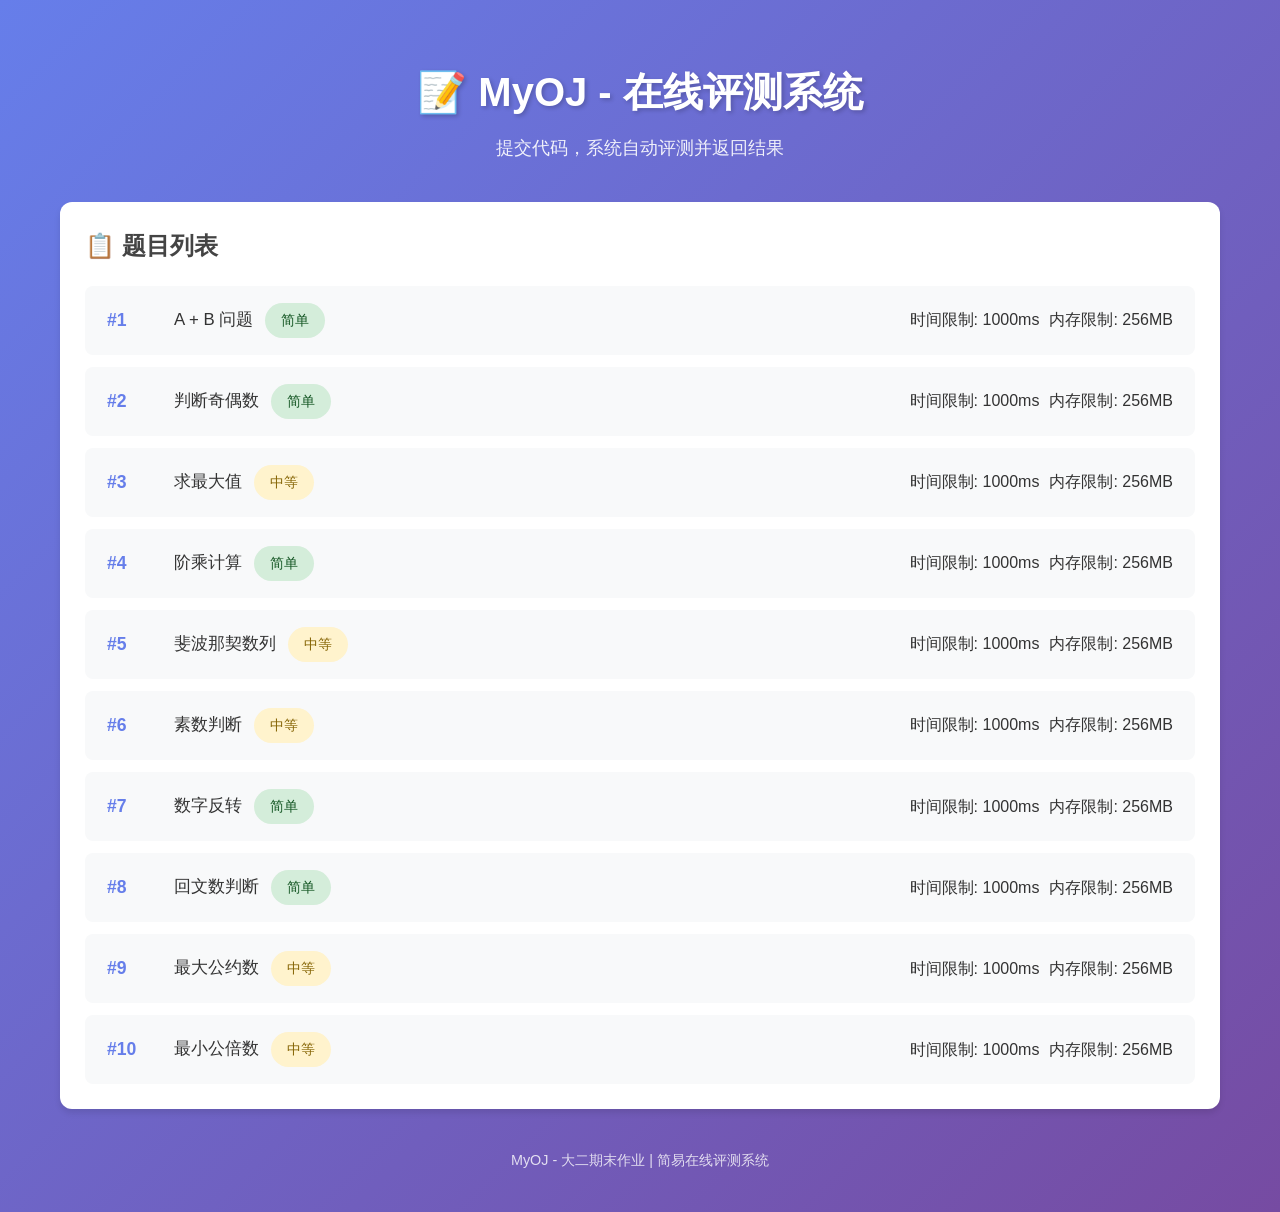
<file: index (1).html>
<!DOCTYPE html>
<html lang="zh-CN">
<head>
    <meta charset="UTF-8">
    <meta name="viewport" content="width=device-width, initial-scale=1.0">
    <title>MyOJ - 在线评测系统</title>
    <link rel="stylesheet" href="style.css">
</head>
<body>
    <div class="container">
        <header>
            <h1>📝 MyOJ - 在线评测系统</h1>
            <p class="subtitle">提交代码，系统自动评测并返回结果</p>
        </header>

        <main>
            <!-- 题目列表 -->
            <section class="problem-section">
                <h2>📋 题目列表</h2>
                <div id="problemList" class="problem-list"></div>
            </section>

            <!-- 题目详情 -->
            <section class="detail-section" id="detailSection" style="display: none;">
                <div class="problem-header">
                    <h2 id="problemTitle">题目</h2>
                    <span id="problemDifficulty" class="difficulty">简单</span>
                </div>
                <div class="problem-content">
                    <div class="problem-description">
                        <h3>📖 题目描述</h3>
                        <p id="problemDescription"></p>
                    </div>
                    <div class="sample-test">
                        <div class="sample-box">
                            <h4>📥 样例输入</h4>
                            <pre id="sampleInput"></pre>
                        </div>
                        <div class="sample-box">
                            <h4>📤 样例输出</h4>
                            <pre id="sampleOutput"></pre>
                        </div>
                    </div>
                </div>

                <!-- 代码提交 -->
                <div class="code-section">
                    <h3>✏️ 提交代码</h3>
                    <div class="editor-toolbar">
                        <label>语言：</label>
                        <select id="languageSelect">
                            <option value="cpp">C++</option>
                            <option value="c">C</option>
                        </select>
                        <button id="submitBtn" class="btn-primary" onclick="submitCode()">🚀 提交评测</button>
                    </div>
                    <textarea id="codeEditor" placeholder="在此编写你的代码..."></textarea>
                </div>

                <!-- 评测结果 -->
                <div class="result-section" id="resultSection" style="display: none;">
                    <h3>📊 评测结果</h3>
                    <div id="resultContent" class="result-content"></div>
                </div>
            </section>
        </main>

        <footer>
            <p>MyOJ - 大二期末作业 | 简易在线评测系统</p>
        </footer>
    </div>
    <script src="script.js"></script>
</body>
</html>
</file>
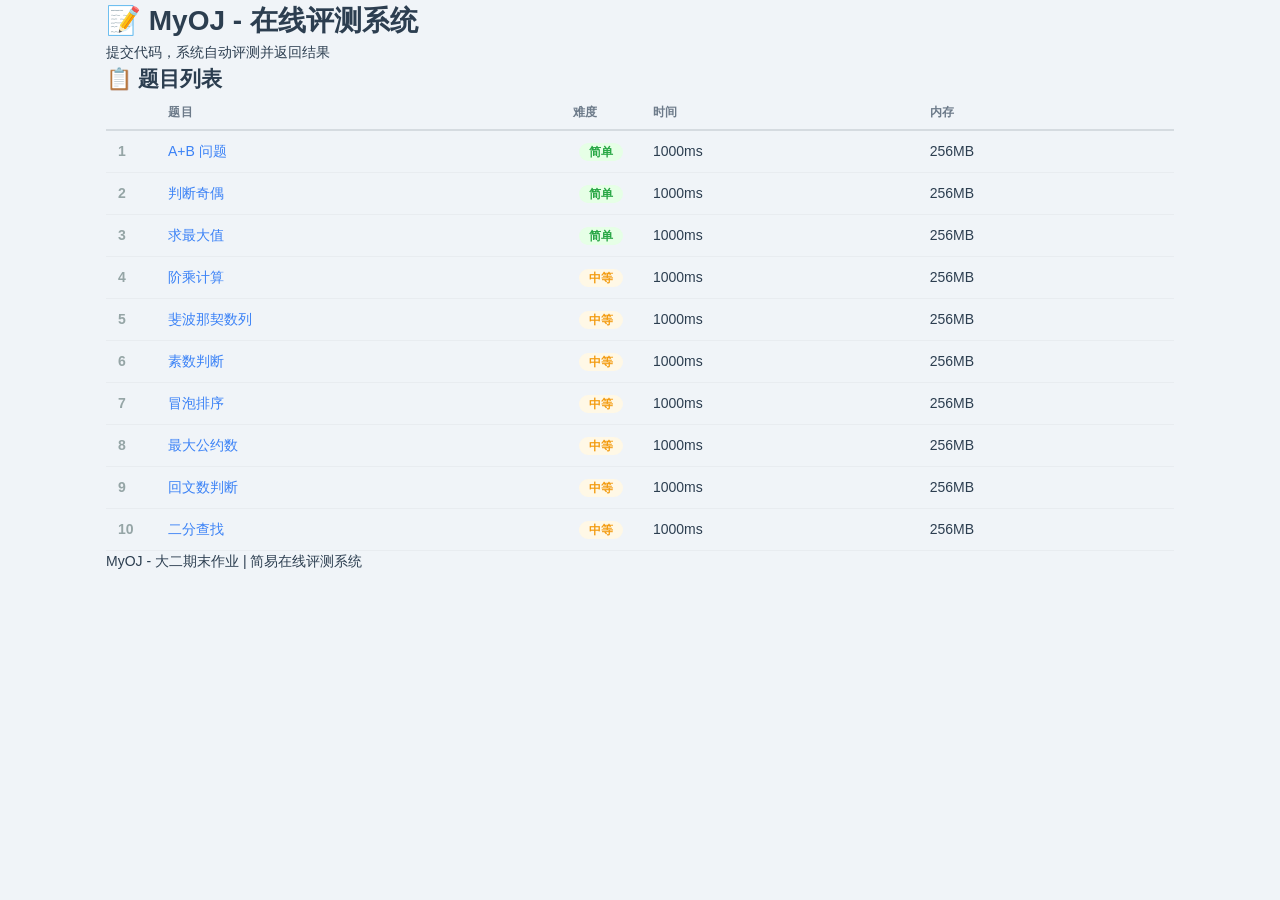
<file: myojnew/index (1).html>
<!DOCTYPE html>
<html lang="zh-CN">
<head>
    <meta charset="UTF-8">
    <meta name="viewport" content="width=device-width, initial-scale=1.0">
    <title>MyOJ - 在线评测系统</title>
    <link rel="stylesheet" href="style.css">
</head>
<body>
    <div class="container">
        <header>
            <h1>📝 MyOJ - 在线评测系统</h1>
            <p class="subtitle">提交代码，系统自动评测并返回结果</p>
        </header>

        <main>
            <!-- 题目列表 -->
            <section class="problem-section">
                <h2>📋 题目列表</h2>
                <div id="problemList" class="problem-list"></div>
            </section>

            <!-- 题目详情 -->
            <section class="detail-section" id="detailSection" style="display: none;">
                <div class="problem-header">
                    <h2 id="problemTitle">题目</h2>
                    <span id="problemDifficulty" class="difficulty">简单</span>
                </div>
                <div class="problem-content">
                    <div class="problem-description">
                        <h3>📖 题目描述</h3>
                        <p id="problemDescription"></p>
                    </div>
                    <div class="sample-test">
                        <div class="sample-box">
                            <h4>📥 样例输入</h4>
                            <pre id="sampleInput"></pre>
                        </div>
                        <div class="sample-box">
                            <h4>📤 样例输出</h4>
                            <pre id="sampleOutput"></pre>
                        </div>
                    </div>
                </div>

                <!-- 代码提交 -->
                <div class="code-section">
                    <h3>✏️ 提交代码</h3>
                    <div class="editor-toolbar">
                        <label>语言：</label>
                        <select id="languageSelect">
                            <option value="cpp">C++</option>
                            <option value="c">C</option>
                        </select>
                        <button id="submitBtn" class="btn-primary" onclick="submitCode()">🚀 提交评测</button>
                    </div>
                    <textarea id="codeEditor" placeholder="在此编写你的代码..."></textarea>
                </div>

                <!-- 评测结果 -->
                <div class="result-section" id="resultSection" style="display: none;">
                    <h3>📊 评测结果</h3>
                    <div id="resultContent" class="result-content"></div>
                </div>
            </section>
        </main>

        <footer>
            <p>MyOJ - 大二期末作业 | 简易在线评测系统</p>
        </footer>
    </div>
    <script src="script.js"></script>
</body>
</html>
</file>
<file: style.css>
* {
    margin: 0;
    padding: 0;
    box-sizing: border-box;
}

body {
    font-family: -apple-system, BlinkMacSystemFont, 'Segoe UI', Roboto, sans-serif;
    background: linear-gradient(135deg, #667eea 0%, #764ba2 100%);
    min-height: 100vh;
    color: #333;
    line-height: 1.6;
}

.container {
    max-width: 1200px;
    margin: 0 auto;
    padding: 20px;
}

header {
    text-align: center;
    padding: 40px 20px;
    color: white;
}

header h1 {
    font-size: 2.5em;
    margin-bottom: 10px;
    text-shadow: 2px 2px 4px rgba(0,0,0,0.2);
}

.subtitle {
    font-size: 1.1em;
    opacity: 0.9;
}

/* ===== 用户栏 ===== */
.user-bar {
    background: white;
    border-radius: 12px;
    padding: 12px 25px;
    margin-bottom: 20px;
    box-shadow: 0 4px 6px rgba(0,0,0,0.1);
    display: flex;
    justify-content: flex-end;
    align-items: center;
}

.user-info {
    display: flex;
    align-items: center;
    gap: 12px;
}

.user-avatar {
    font-size: 1.5em;
}

.user-name {
    font-weight: 600;
    color: #333;
    font-size: 1.05em;
}

.user-actions {
    display: flex;
    gap: 10px;
}

.btn-secondary {
    padding: 8px 20px;
    background: #f0f0f0;
    color: #555;
    border: 2px solid #ddd;
    border-radius: 6px;
    font-size: 0.95em;
    font-weight: 500;
    cursor: pointer;
    transition: all 0.3s ease;
}

.btn-secondary:hover {
    background: #e8f0fe;
    border-color: #667eea;
    color: #667eea;
}

.btn-logout {
    padding: 6px 16px;
    background: #f8d7da;
    color: #721c24;
    border: 1px solid #f5c6cb;
    border-radius: 6px;
    font-size: 0.85em;
    cursor: pointer;
    transition: all 0.3s ease;
}

.btn-logout:hover {
    background: #f5c6cb;
}

/* ===== 弹窗 ===== */
.modal-overlay {
    position: fixed;
    top: 0;
    left: 0;
    width: 100%;
    height: 100%;
    background: rgba(0, 0, 0, 0.5);
    display: flex;
    justify-content: center;
    align-items: center;
    z-index: 1000;
}

.modal-content {
    background: white;
    border-radius: 16px;
    padding: 35px;
    width: 400px;
    max-width: 90%;
    position: relative;
    box-shadow: 0 20px 60px rgba(0,0,0,0.3);
    animation: modalSlideIn 0.3s ease;
}

@keyframes modalSlideIn {
    from { transform: translateY(-30px); opacity: 0; }
    to { transform: translateY(0); opacity: 1; }
}

.modal-close {
    position: absolute;
    top: 15px;
    right: 20px;
    font-size: 28px;
    cursor: pointer;
    color: #999;
    transition: color 0.3s;
}

.modal-close:hover { color: #333; }

.modal-content h2 {
    margin-bottom: 25px;
    color: #333;
    text-align: center;
    font-size: 1.5em;
}

.auth-form {
    display: flex;
    flex-direction: column;
    gap: 18px;
}

.form-group {
    display: flex;
    flex-direction: column;
    gap: 6px;
}

.form-group label {
    font-weight: 500;
    color: #555;
    font-size: 0.95em;
}

.form-group input {
    padding: 12px 15px;
    border: 2px solid #ddd;
    border-radius: 8px;
    font-size: 1em;
    transition: border-color 0.3s;
}

.form-group input:focus {
    outline: none;
    border-color: #667eea;
}

.auth-error {
    color: #dc3545;
    font-size: 0.9em;
    text-align: center;
    min-height: 20px;
}

.btn-full {
    width: 100%;
    margin-left: 0;
    padding: 12px;
    font-size: 1.05em;
}

/* ===== 题目区域 ===== */
.problem-section, .detail-section {
    background: white;
    border-radius: 12px;
    padding: 25px;
    margin-bottom: 20px;
    box-shadow: 0 4px 6px rgba(0,0,0,0.1);
}

.problem-section h2 {
    margin-bottom: 20px;
    color: #444;
}

.section-desc {
    color: #888;
    font-size: 0.9em;
    margin-bottom: 15px;
    margin-top: -10px;
}

.problem-list {
    display: grid;
    gap: 12px;
}

.problem-item {
    display: flex;
    align-items: center;
    padding: 15px 20px;
    background: #f8f9fa;
    border-radius: 8px;
    cursor: pointer;
    transition: all 0.3s ease;
    border: 2px solid transparent;
}

.problem-item:hover {
    background: #e8f0fe;
    border-color: #667eea;
    transform: translateX(5px);
}

.problem-item .problem-id {
    font-weight: bold;
    color: #667eea;
    margin-right: 15px;
    font-size: 1.1em;
    min-width: 40px;
}

.problem-item .problem-name {
    flex: 1;
    font-size: 1.05em;
}

.problem-item .problem-difficulty {
    padding: 4px 12px;
    border-radius: 20px;
    font-size: 0.85em;
    font-weight: 500;
}

.problem-item .problem-status-tag {
    padding: 3px 10px;
    border-radius: 12px;
    font-size: 0.8em;
    font-weight: 500;
    margin-left: 10px;
}

.status-tag-AC { background: #d4edda; color: #155724; }
.status-tag-WA { background: #f8d7da; color: #721c24; }
.status-tag-TLE { background: #fff3cd; color: #856404; }
.status-tag-RE { background: #f8d7da; color: #721c24; }
.status-tag-CE { background: #fff3cd; color: #856404; }
.status-tag-PE { background: #fff3cd; color: #856404; }

.difficulty-easy { background: #d4edda; color: #155724; }
.difficulty-medium { background: #fff3cd; color: #856404; }
.difficulty-hard { background: #f8d7da; color: #721c24; }

.problem-header {
    display: flex;
    align-items: center;
    margin-bottom: 20px;
    padding-bottom: 15px;
    border-bottom: 2px solid #f0f0f0;
}

.problem-header h2 { flex: 1; color: #333; }

.difficulty {
    padding: 6px 16px;
    border-radius: 20px;
    font-size: 0.9em;
    font-weight: 500;
}

.problem-description { margin-bottom: 20px; }
.problem-description h3 { color: #555; margin-bottom: 10px; }
.problem-description p { color: #666; line-height: 1.8; }

.problem-limits {
    display: flex;
    gap: 30px;
    margin-bottom: 20px;
    padding: 12px 18px;
    background: #f0f4ff;
    border-radius: 8px;
    font-size: 0.95em;
    color: #555;
}

.problem-limits strong {
    color: #667eea;
}

.sample-test {
    display: grid;
    grid-template-columns: 1fr 1fr;
    gap: 20px;
    margin-bottom: 20px;
}

.sample-box {
    background: #f8f9fa;
    border-radius: 8px;
    padding: 15px;
}

.sample-box h4 { color: #555; margin-bottom: 10px; font-size: 0.95em; }

.sample-box pre {
    background: #2d2d2d;
    color: #f8f8f2;
    padding: 15px;
    border-radius: 6px;
    overflow-x: auto;
    font-family: 'Consolas', 'Monaco', 'Courier New', monospace;
    font-size: 0.9em;
}

.code-section { margin-top: 20px; }
.code-section h3 { color: #555; margin-bottom: 15px; }

.editor-toolbar {
    display: flex;
    align-items: center;
    gap: 15px;
    margin-bottom: 10px;
    flex-wrap: wrap;
}

.editor-toolbar label { font-weight: 500; color: #555; }

.editor-toolbar select {
    padding: 8px 12px;
    border: 2px solid #ddd;
    border-radius: 6px;
    font-size: 0.95em;
    background: white;
    cursor: pointer;
}

.editor-toolbar select:focus { outline: none; border-color: #667eea; }

.btn-primary {
    padding: 10px 24px;
    background: linear-gradient(135deg, #667eea 0%, #764ba2 100%);
    color: white;
    border: none;
    border-radius: 6px;
    font-size: 1em;
    font-weight: 500;
    cursor: pointer;
    transition: all 0.3s ease;
    margin-left: auto;
}

.btn-primary:hover {
    transform: translateY(-2px);
    box-shadow: 0 4px 12px rgba(102, 126, 234, 0.4);
}

.btn-primary:disabled { opacity: 0.6; cursor: not-allowed; transform: none; }

#codeEditor {
    width: 100%;
    height: 300px;
    padding: 15px;
    border: 2px solid #ddd;
    border-radius: 8px;
    font-family: 'Consolas', 'Monaco', 'Courier New', monospace;
    font-size: 14px;
    line-height: 1.5;
    resize: vertical;
    background: #1e1e1e;
    color: #d4d4d4;
}

#codeEditor:focus { outline: none; border-color: #667eea; }

.result-section {
    margin-top: 20px;
    padding: 20px;
    background: #f8f9fa;
    border-radius: 8px;
    border: 2px solid #e0e0e0;
}

.result-section h3 { color: #555; margin-bottom: 15px; }
.result-content { font-family: 'Consolas', 'Monaco', 'Courier New', monospace; }

.result-item {
    padding: 12px 15px;
    margin-bottom: 8px;
    border-radius: 6px;
    display: flex;
    align-items: center;
    gap: 12px;
}

.result-item .test-case { font-weight: 500; min-width: 80px; }
.result-item .status { font-weight: 500; padding: 2px 10px; border-radius: 4px; }

.status-AC { background: #d4edda; color: #155724; }
.status-WA { background: #f8d7da; color: #721c24; }
.status-TLE { background: #fff3cd; color: #856404; }
.status-RE { background: #f8d7da; color: #721c24; }
.status-CE { background: #fff3cd; color: #856404; }
.status-PE { background: #fff3cd; color: #856404; }

.result-summary {
    margin-top: 15px;
    padding: 15px;
    background: white;
    border-radius: 6px;
    text-align: center;
    font-size: 1.1em;
}

.result-summary.passed { border: 2px solid #28a745; color: #155724; }
.result-summary.failed { border: 2px solid #dc3545; color: #721c24; }

/* ===== 测试点详情 ===== */
.testcase-details {
    margin-top: 15px;
    display: flex;
    flex-direction: column;
    gap: 8px;
}

.testcase-item {
    display: flex;
    align-items: center;
    gap: 12px;
    padding: 10px 15px;
    border-radius: 6px;
    font-size: 0.9em;
    flex-wrap: wrap;
}

.testcase-pass {
    background: #d4edda;
    border: 1px solid #c3e6cb;
}

.testcase-fail {
    background: #f8d7da;
    border: 1px solid #f5c6cb;
}

.testcase-label {
    font-weight: 600;
    min-width: 80px;
    color: #555;
}

.testcase-status {
    font-weight: 500;
}

.testcase-time {
    color: #888;
    font-size: 0.85em;
    margin-left: auto;
}

.testcase-detail {
    width: 100%;
    margin-top: 5px;
    padding: 8px;
    background: #2d2d2d;
    color: #f8f8f2;
    border-radius: 4px;
    font-size: 0.85em;
    overflow-x: auto;
    white-space: pre-wrap;
    word-break: break-all;
}

/* ===== 结果卡片 ===== */
.result-card {
    padding: 20px;
    border-radius: 10px;
    text-align: center;
}

.result-ac {
    background: #d4edda;
    border: 2px solid #28a745;
}

.result-wa {
    background: #f8d7da;
    border: 2px solid #dc3545;
}

.result-ce {
    background: #fef9e7;
    border: 2px solid #f39c12;
}

.result-status {
    font-size: 1.3em;
    font-weight: 600;
    margin-bottom: 15px;
}

.result-detail {
    font-size: 1em;
    color: #555;
    margin-bottom: 8px;
}

.result-error-detail {
    margin-top: 10px;
    padding: 12px;
    background: #2d2d2d;
    color: #f8f8f2;
    border-radius: 6px;
    text-align: left;
    font-size: 0.85em;
    overflow-x: auto;
    white-space: pre-wrap;
    word-break: break-all;
}

/* ===== 题目信息样式 ===== */
.problem-info {
    display: flex;
    align-items: center;
    gap: 12px;
    flex: 1;
}

.problem-title {
    font-weight: 500;
    font-size: 1.05em;
}

.problem-meta {
    display: flex;
    align-items: center;
    gap: 10px;
}

/* ===== 分页 ===== */
.pagination {
    display: flex;
    justify-content: center;
    align-items: center;
    gap: 15px;
    margin-top: 20px;
    padding-top: 15px;
    border-top: 1px solid #eee;
}

.page-btn {
    padding: 8px 20px;
    background: #f0f0f0;
    border: 2px solid #ddd;
    border-radius: 6px;
    font-size: 0.95em;
    cursor: pointer;
    transition: all 0.3s ease;
    color: #555;
}

.page-btn:hover:not(:disabled) {
    background: #667eea;
    border-color: #667eea;
    color: white;
}

.page-btn:disabled {
    opacity: 0.5;
    cursor: not-allowed;
}

.page-info {
    font-size: 0.95em;
    color: #888;
    font-weight: 500;
}

.loading {
    display: inline-block;
    width: 20px;
    height: 20px;
    border: 3px solid #f3f3f3;
    border-top: 3px solid #667eea;
    border-radius: 50%;
    animation: spin 1s linear infinite;
    margin-right: 10px;
}

@keyframes spin {
    0% { transform: rotate(0deg); }
    100% { transform: rotate(360deg); }
}

footer {
    text-align: center;
    padding: 20px;
    color: white;
    opacity: 0.8;
    font-size: 0.9em;
}

@media (max-width: 768px) {
    .sample-test { grid-template-columns: 1fr; }
    header h1 { font-size: 1.8em; }
    .editor-toolbar { flex-direction: column; align-items: stretch; }
    .btn-primary { margin-left: 0; }
    .modal-content { width: 95%; padding: 25px; }
}
</file>
<file: myojnew/style.css>
/* ===== MyOJ - Codeforces 风格 ===== */

:root {
  --cf-blue: #3b82f6;
  --cf-blue-dark: #1e40af;
  --cf-blue-light: #dbeafe;
  --cf-bg: #f0f4f8;
  --cf-card: #ffffff;
  --cf-text: #2c3e50;
  --cf-text-secondary: #6c7a89;
  --cf-text-muted: #95a5a6;
  --cf-border: #d5dbe0;
  --cf-border-light: #e8ecf0;
  --cf-green: #28a745;
  --cf-green-bg: #e6ffe6;
  --cf-red: #e74c3c;
  --cf-red-bg: #ffe6e6;
  --cf-orange: #f39c12;
  --cf-orange-bg: #fff8e6;
  --cf-gray: #95a5a6;
  --cf-gray-bg: #f5f5f5;
  --cf-nav: #1a2744;
  --cf-nav-hover: #243558;
  --cf-shadow: 0 1px 3px rgba(0,0,0,0.08);
  --cf-radius: 4px;
  --cf-font: 'Segoe UI', 'Helvetica Neue', Arial, sans-serif;
  --cf-code: 'Consolas', 'Courier New', monospace;
}

body.dark-mode {
  --cf-bg: #0d1117;
  --cf-card: #161b22;
  --cf-text: #c9d1d9;
  --cf-text-secondary: #8b949e;
  --cf-text-muted: #484f58;
  --cf-border: #30363d;
  --cf-border-light: #21262d;
  --cf-blue-light: #0d1a2b;
  --cf-green-bg: #0a2e0a;
  --cf-red-bg: #2e0a0a;
  --cf-orange-bg: #2e1a0a;
  --cf-gray-bg: #1a1a1a;
  --cf-nav: #0d1117;
  --cf-nav-hover: #161b22;
  --cf-shadow: 0 1px 3px rgba(0,0,0,0.3);
}

/* === Base === */
* { margin: 0; padding: 0; box-sizing: border-box; }

body {
  font-family: var(--cf-font);
  background: var(--cf-bg);
  color: var(--cf-text);
  font-size: 14px;
  line-height: 1.5;
  min-height: 100vh;
  transition: background 0.15s, color 0.15s;
}

a { color: var(--cf-blue); text-decoration: none; }
a:hover { text-decoration: underline; }

.container {
  max-width: 1100px;
  margin: 0 auto;
  padding: 0 16px;
}

/* === CF Top Bar === */
.cf-topbar {
  background: var(--cf-nav);
  border-bottom: 1px solid rgba(255,255,255,0.05);
  padding: 0;
  position: sticky;
  top: 0;
  z-index: 100;
}

.cf-topbar-inner {
  max-width: 1100px;
  margin: 0 auto;
  display: flex;
  align-items: center;
  height: 48px;
  padding: 0 16px;
  gap: 20px;
}

.cf-logo {
  font-size: 16px;
  font-weight: 700;
  color: #fff;
  letter-spacing: 0.3px;
  white-space: nowrap;
}

.cf-logo span { color: var(--cf-blue); }

.cf-nav-links {
  display: flex;
  gap: 2px;
  margin-right: auto;
}

.cf-nav-link {
  padding: 6px 14px;
  color: rgba(255,255,255,0.7);
  font-size: 13px;
  font-weight: 500;
  border-radius: 3px;
  cursor: pointer;
  border: none;
  background: transparent;
  transition: background 0.15s, color 0.15s;
  font-family: inherit;
}

.cf-nav-link:hover {
  background: var(--cf-nav-hover);
  color: #fff;
  text-decoration: none;
}

.cf-nav-link.active {
  background: rgba(255,255,255,0.08);
  color: #fff;
}

.cf-topbar-right {
  display: flex;
  align-items: center;
  gap: 10px;
}

.cf-user-info {
  display: flex;
  align-items: center;
  gap: 8px;
  color: rgba(255,255,255,0.7);
  font-size: 13px;
}

.cf-user-avatar {
  width: 26px; height: 26px;
  border-radius: 50%;
  background: var(--cf-blue);
  color: #fff;
  display: flex;
  align-items: center;
  justify-content: center;
  font-size: 12px;
  font-weight: 700;
}

.cf-username {
  color: #fff;
  font-weight: 600;
  font-size: 13px;
}

.cf-user-actions {
  display: flex;
  gap: 6px;
}

/* === CF Buttons === */
.cf-btn {
  padding: 5px 14px;
  border: 1px solid var(--cf-border);
  background: var(--cf-card);
  color: var(--cf-text-secondary);
  border-radius: var(--cf-radius);
  font-size: 13px;
  font-family: inherit;
  cursor: pointer;
  transition: all 0.15s;
  font-weight: 500;
}

.cf-btn:hover {
  border-color: var(--cf-blue);
  color: var(--cf-blue);
}

.cf-btn-primary {
  padding: 6px 16px;
  background: var(--cf-blue);
  color: #fff;
  border: 1px solid var(--cf-blue);
  border-radius: var(--cf-radius);
  font-size: 13px;
  font-family: inherit;
  cursor: pointer;
  transition: opacity 0.15s;
  font-weight: 600;
}

.cf-btn-primary:hover {
  opacity: 0.85;
}

.cf-btn-primary:disabled {
  opacity: 0.4;
  cursor: not-allowed;
}

.cf-btn-small {
  padding: 3px 10px;
  border: 1px solid var(--cf-border);
  background: var(--cf-card);
  color: var(--cf-text-secondary);
  border-radius: var(--cf-radius);
  font-size: 12px;
  font-family: inherit;
  cursor: pointer;
  transition: all 0.15s;
}

.cf-btn-small:hover {
  border-color: var(--cf-blue);
  color: var(--cf-blue);
}

.cf-btn-logout {
  padding: 4px 10px;
  background: transparent;
  color: rgba(255,255,255,0.5);
  border: 1px solid rgba(255,255,255,0.15);
  border-radius: var(--cf-radius);
  font-size: 12px;
  cursor: pointer;
  transition: all 0.15s;
  font-family: inherit;
}

.cf-btn-logout:hover {
  color: #fff;
  border-color: rgba(255,255,255,0.4);
}

.cf-btn-back {
  padding: 5px 12px;
  border: 1px solid var(--cf-border);
  background: var(--cf-card);
  color: var(--cf-text-secondary);
  border-radius: var(--cf-radius);
  font-size: 13px;
  cursor: pointer;
  transition: all 0.15s;
  font-family: inherit;
  margin-bottom: 12px;
  display: inline-flex;
  align-items: center;
  gap: 4px;
}

.cf-btn-back:hover {
  border-color: var(--cf-blue);
  color: var(--cf-blue);
}

/* === Dark toggle === */
.cf-dark-toggle {
  background: rgba(255,255,255,0.08);
  border: 1px solid rgba(255,255,255,0.1);
  color: rgba(255,255,255,0.6);
  width: 30px; height: 30px;
  border-radius: var(--cf-radius);
  cursor: pointer;
  font-size: 14px;
  display: flex;
  align-items: center;
  justify-content: center;
  transition: all 0.15s;
}

.cf-dark-toggle:hover {
  background: rgba(255,255,255,0.15);
  color: #fff;
}

/* === Header === */
.cf-header {
  padding: 24px 0 10px;
  text-align: left;
}

.cf-header h1 {
  font-size: 24px;
  font-weight: 700;
  color: var(--cf-text);
  letter-spacing: -0.3px;
}

.cf-header h1 span { color: var(--cf-blue); }

.cf-subtitle {
  color: var(--cf-text-muted);
  font-size: 13px;
  margin-top: 2px;
}

/* === Cards === */
.cf-card {
  background: var(--cf-card);
  border: 1px solid var(--cf-border);
  border-radius: var(--cf-radius);
  padding: 20px;
  margin-bottom: 16px;
  box-shadow: var(--cf-shadow);
}

.cf-card h2 {
  font-size: 18px;
  font-weight: 600;
  color: var(--cf-text);
  margin-bottom: 14px;
  padding-bottom: 10px;
  border-bottom: 1px solid var(--cf-border-light);
}

.cf-card-subtitle {
  color: var(--cf-text-muted);
  font-size: 13px;
  margin-top: -10px;
  margin-bottom: 14px;
}

/* === Search === */
.cf-search {
  display: flex;
  gap: 8px;
  margin-bottom: 16px;
}

.cf-search-input {
  flex: 1;
  padding: 7px 12px;
  border: 1px solid var(--cf-border);
  border-radius: var(--cf-radius);
  font-size: 13px;
  font-family: inherit;
  background: var(--cf-card);
  color: var(--cf-text);
  transition: border-color 0.15s;
}

.cf-search-input:focus {
  outline: none;
  border-color: var(--cf-blue);
}

.cf-filter {
  padding: 7px 12px;
  border: 1px solid var(--cf-border);
  border-radius: var(--cf-radius);
  font-size: 13px;
  font-family: inherit;
  background: var(--cf-card);
  color: var(--cf-text);
  cursor: pointer;
  min-width: 100px;
}

.cf-filter:focus {
  outline: none;
  border-color: var(--cf-blue);
}

/* === Problem List === */
.cf-problems {
  width: 100%;
  border-collapse: collapse;
  font-size: 14px;
}

.cf-problems th {
  padding: 8px 12px;
  text-align: left;
  font-weight: 600;
  color: var(--cf-text-secondary);
  font-size: 12px;
  text-transform: uppercase;
  letter-spacing: 0.5px;
  border-bottom: 2px solid var(--cf-border);
  background: var(--cf-bg);
}

.cf-problems td {
  padding: 10px 12px;
  border-bottom: 1px solid var(--cf-border-light);
  color: var(--cf-text);
}

.cf-problems tr:hover td {
  background: var(--cf-blue-light);
}

.cf-problems .cf-id {
  color: var(--cf-text-muted);
  font-weight: 600;
  width: 50px;
  font-variant-numeric: tabular-nums;
}

.cf-problems .cf-title {
  color: var(--cf-blue);
  font-weight: 500;
  cursor: pointer;
}

.cf-problems .cf-title:hover {
  text-decoration: underline;
}

.cf-problems .cf-diff {
  width: 80px;
  text-align: center;
}

.cf-tag {
  padding: 2px 10px;
  border-radius: 10px;
  font-size: 12px;
  font-weight: 600;
}

.cf-tag-easy {
  background: var(--cf-green-bg);
  color: var(--cf-green);
}

.cf-tag-medium {
  background: var(--cf-orange-bg);
  color: var(--cf-orange);
}

.cf-tag-hard {
  background: var(--cf-red-bg);
  color: var(--cf-red);
}

.cf-status {
  display: inline-block;
  width: 8px; height: 8px;
  border-radius: 50%;
  margin-right: 6px;
  vertical-align: middle;
}

.cf-status-ac { background: var(--cf-green); }
.cf-status-wa { background: var(--cf-red); }
.cf-status-tle { background: var(--cf-orange); }
.cf-status-re { background: var(--cf-red); }
.cf-status-ce { background: var(--cf-orange); }
.cf-status-pe { background: var(--cf-orange); }

.cf-status-tag {
  padding: 2px 10px;
  border-radius: 10px;
  font-size: 12px;
  font-weight: 600;
  white-space: nowrap;
}

.cf-status-tag-ac { background: var(--cf-green-bg); color: var(--cf-green); }
.cf-status-tag-wa { background: var(--cf-red-bg); color: var(--cf-red); }
.cf-status-tag-tle { background: var(--cf-orange-bg); color: var(--cf-orange); }
.cf-status-tag-re { background: var(--cf-red-bg); color: var(--cf-red); }
.cf-status-tag-ce { background: var(--cf-orange-bg); color: var(--cf-orange); }
.cf-status-tag-pe { background: var(--cf-orange-bg); color: var(--cf-orange); }

/* === Problem Detail === */
.cf-problem-header {
  display: flex;
  align-items: center;
  gap: 14px;
  margin-bottom: 16px;
  padding-bottom: 12px;
  border-bottom: 1px solid var(--cf-border-light);
}

.cf-problem-header h2 {
  margin: 0;
  padding: 0;
  border: none;
  font-size: 20px;
  font-weight: 700;
}

.cf-desc {
  margin-bottom: 16px;
}

.cf-desc h3 {
  font-size: 13px;
  font-weight: 600;
  color: var(--cf-text-secondary);
  text-transform: uppercase;
  letter-spacing: 0.5px;
  margin-bottom: 6px;
}

.cf-desc p {
  color: var(--cf-text);
  line-height: 1.7;
  font-size: 14px;
}

.cf-limits {
  display: flex;
  gap: 24px;
  margin-bottom: 16px;
  padding: 8px 14px;
  background: var(--cf-bg);
  border-radius: var(--cf-radius);
  font-size: 13px;
  color: var(--cf-text-secondary);
  border: 1px solid var(--cf-border-light);
}

.cf-limits strong {
  color: var(--cf-text);
  font-weight: 600;
}

.cf-samples {
  display: grid;
  grid-template-columns: 1fr 1fr;
  gap: 14px;
  margin-bottom: 18px;
}

.cf-sample-box {
  border: 1px solid var(--cf-border);
  border-radius: var(--cf-radius);
  overflow: hidden;
}

.cf-sample-box .cf-sample-title {
  padding: 6px 12px;
  background: var(--cf-bg);
  font-size: 12px;
  font-weight: 600;
  color: var(--cf-text-secondary);
  border-bottom: 1px solid var(--cf-border);
  text-transform: uppercase;
  letter-spacing: 0.3px;
}

.cf-sample-box pre {
  padding: 10px 12px;
  background: #fafafa;
  font-family: var(--cf-code);
  font-size: 13px;
  line-height: 1.4;
  overflow-x: auto;
  margin: 0;
  color: var(--cf-text);
}

body.dark-mode .cf-sample-box pre {
  background: #0d1117;
}

/* === Code Editor === */
.cf-editor-section h3 {
  font-size: 13px;
  font-weight: 600;
  color: var(--cf-text-secondary);
  text-transform: uppercase;
  letter-spacing: 0.5px;
  margin-bottom: 10px;
}

.cf-editor-toolbar {
  display: flex;
  align-items: center;
  gap: 10px;
  margin-bottom: 8px;
  flex-wrap: wrap;
}

.cf-editor-toolbar label {
  font-size: 13px;
  color: var(--cf-text-secondary);
  font-weight: 500;
}

.cf-editor-toolbar select {
  padding: 5px 10px;
  border: 1px solid var(--cf-border);
  border-radius: var(--cf-radius);
  font-size: 13px;
  font-family: inherit;
  background: var(--cf-card);
  color: var(--cf-text);
  cursor: pointer;
}

.cf-editor-toolbar select:focus {
  outline: none;
  border-color: var(--cf-blue);
}

#monacoEditor {
  border-radius: var(--cf-radius) !important;
  overflow: hidden;
  border: 1px solid var(--cf-border) !important;
}

/* === Result === */
.cf-result {
  margin-top: 16px;
  border: 1px solid var(--cf-border);
  border-radius: var(--cf-radius);
  overflow: hidden;
}

.cf-result-header {
  padding: 12px 16px;
  font-weight: 700;
  font-size: 16px;
  border-bottom: 1px solid var(--cf-border);
}

.cf-result-header.ac { background: var(--cf-green-bg); color: var(--cf-green); }
.cf-result-header.wa { background: var(--cf-red-bg); color: var(--cf-red); }
.cf-result-header.ce { background: var(--cf-orange-bg); color: var(--cf-orange); }

.cf-result-detail {
  padding: 14px 16px;
  font-size: 13px;
  color: var(--cf-text-secondary);
  background: var(--cf-card);
}

.cf-result-error {
  padding: 12px 16px;
  background: #1a1a2e;
  color: #e4e4e7;
  font-family: var(--cf-code);
  font-size: 13px;
  white-space: pre-wrap;
  word-break: break-all;
  max-height: 250px;
  overflow-y: auto;
}

/* Test case cards */
.cf-tc-summary {
  font-size: 14px;
  font-weight: 600;
  color: var(--cf-text);
  padding: 8px 16px;
  border-bottom: 1px solid var(--cf-border-light);
  text-align: center;
}

.cf-tc {
  border-top: 1px solid var(--cf-border-light);
}

.cf-tc-row {
  display: flex;
  align-items: center;
  padding: 8px 16px;
  gap: 10px;
  font-size: 13px;
}

.cf-tc-row:nth-child(even) {
  background: var(--cf-bg);
}

.cf-tc-name {
  min-width: 60px;
  font-weight: 600;
  color: var(--cf-text-secondary);
}

.cf-tc-verdict {
  font-weight: 600;
  padding: 1px 8px;
  border-radius: 3px;
  font-size: 12px;
}

.cf-tc-verdict.ac { background: var(--cf-green-bg); color: var(--cf-green); }
.cf-tc-verdict.wa { background: var(--cf-red-bg); color: var(--cf-red); }
.cf-tc-verdict.tle { background: var(--cf-orange-bg); color: var(--cf-orange); }
.cf-tc-verdict.re { background: var(--cf-red-bg); color: var(--cf-red); }
.cf-tc-verdict.ce { background: var(--cf-orange-bg); color: var(--cf-orange); }
.cf-tc-verdict.pe { background: var(--cf-orange-bg); color: var(--cf-orange); }

.cf-tc-time {
  color: var(--cf-text-muted);
  font-size: 12px;
  margin-left: auto;
}

.cf-result-footer {
  padding: 12px 16px;
  text-align: center;
  font-weight: 600;
  font-size: 14px;
  border-top: 1px solid var(--cf-border-light);
}

.cf-result-footer.ac { color: var(--cf-green); }
.cf-result-footer.fail { color: var(--cf-red); }

/* === History === */
.cf-history-item {
  display: flex;
  align-items: center;
  justify-content: space-between;
  padding: 10px 14px;
  border-bottom: 1px solid var(--cf-border-light);
  gap: 10px;
  flex-wrap: wrap;
  font-size: 13px;
}

.cf-history-item:last-child {
  border-bottom: none;
}

.cf-history-item:hover {
  background: var(--cf-bg);
}

.cf-history-info {
  display: flex;
  align-items: center;
  gap: 10px;
  flex: 1;
  min-width: 160px;
}

.cf-history-title {
  color: var(--cf-blue);
  font-weight: 500;
  cursor: pointer;
}

.cf-history-title:hover { text-decoration: underline; }

.cf-history-lang {
  padding: 1px 8px;
  background: var(--cf-bg);
  border: 1px solid var(--cf-border-light);
  border-radius: 3px;
  font-size: 11px;
  color: var(--cf-text-muted);
}

.cf-history-time {
  color: var(--cf-text-muted);
  font-size: 12px;
}

.cf-history-meta {
  display: flex;
  align-items: center;
  gap: 8px;
}

.cf-code-modal {
  width: 720px;
  max-width: 95%;
}

.cf-code-display {
  background: #1a1a2e;
  color: #e4e4e7;
  padding: 14px;
  border-radius: var(--cf-radius);
  font-family: var(--cf-code);
  font-size: 13px;
  line-height: 1.5;
  overflow-x: auto;
  white-space: pre-wrap;
  word-break: break-all;
  max-height: 450px;
  overflow-y: auto;
}

/* === Pagination === */
.cf-pagination {
  display: flex;
  justify-content: center;
  align-items: center;
  gap: 10px;
  margin-top: 16px;
  padding-top: 14px;
  border-top: 1px solid var(--cf-border-light);
  font-size: 13px;
}

.cf-page-btn {
  padding: 6px 14px;
  border: 1px solid var(--cf-border);
  background: var(--cf-card);
  color: var(--cf-text-secondary);
  border-radius: var(--cf-radius);
  cursor: pointer;
  font-size: 13px;
  font-family: inherit;
  transition: all 0.15s;
}

.cf-page-btn:hover:not(:disabled) {
  border-color: var(--cf-blue);
  color: var(--cf-blue);
}

.cf-page-btn:disabled {
  opacity: 0.4;
  cursor: not-allowed;
}

.cf-page-info {
  color: var(--cf-text-muted);
  font-size: 13px;
}

/* === Leaderboard === */
.cf-table {
  width: 100%;
  border-collapse: collapse;
  font-size: 14px;
}

.cf-table th {
  padding: 8px 14px;
  text-align: left;
  font-weight: 600;
  color: var(--cf-text-secondary);
  font-size: 12px;
  text-transform: uppercase;
  letter-spacing: 0.5px;
  border-bottom: 2px solid var(--cf-border);
  background: var(--cf-bg);
}

.cf-table td {
  padding: 9px 14px;
  border-bottom: 1px solid var(--cf-border-light);
  color: var(--cf-text);
}

.cf-table tr:hover td {
  background: var(--cf-blue-light);
}

.cf-table .cf-rank {
  width: 50px;
  font-weight: 700;
  color: var(--cf-text-muted);
}

.cf-table .cf-user-cell {
  color: var(--cf-blue);
  font-weight: 500;
}

.cf-table .cf-ac-count {
  font-weight: 700;
  color: var(--cf-green);
  font-size: 15px;
}

.cf-row-self {
  background: var(--cf-blue-light) !important;
}

.cf-row-self td {
  border-bottom-color: var(--cf-blue-light);
}

/* === Stats === */
.cf-stats-grid {
  display: grid;
  grid-template-columns: repeat(4, 1fr);
  gap: 12px;
  margin-bottom: 20px;
}

.cf-stat-card {
  text-align: center;
  padding: 16px 12px;
  background: var(--cf-bg);
  border: 1px solid var(--cf-border-light);
  border-radius: var(--cf-radius);
}

.cf-stat-num {
  font-size: 26px;
  font-weight: 700;
  color: var(--cf-blue);
  font-variant-numeric: tabular-nums;
}

.cf-stat-card.ac .cf-stat-num { color: var(--cf-green); }
.cf-stat-card.wa .cf-stat-num { color: var(--cf-red); }

.cf-stat-label {
  font-size: 12px;
  color: var(--cf-text-muted);
  margin-top: 2px;
  font-weight: 500;
}

.cf-charts {
  display: grid;
  grid-template-columns: 1fr 1fr;
  gap: 16px;
}

.cf-chart-box {
  border: 1px solid var(--cf-border);
  border-radius: var(--cf-radius);
  padding: 16px;
}

.cf-chart-box h3 {
  font-size: 13px;
  font-weight: 600;
  color: var(--cf-text-secondary);
  margin-bottom: 12px;
}

.cf-chart-area {
  min-height: 200px;
  display: flex;
  align-items: center;
  justify-content: center;
}

.cf-chart-empty {
  text-align: center;
  color: var(--cf-text-muted);
  padding: 24px 0;
  width: 100%;
  font-size: 13px;
}

/* Donut chart */
.cf-donut-wrap {
  display: flex;
  align-items: center;
  gap: 24px;
  width: 100%;
  padding: 4px 0;
}

.cf-donut {
  width: 110px; height: 110px;
  border-radius: 50%;
  flex-shrink: 0;
  position: relative;
}

.cf-donut-hole {
  position: absolute;
  top: 22px; left: 22px;
  width: 66px; height: 66px;
  border-radius: 50%;
  background: var(--cf-card);
  display: flex;
  flex-direction: column;
  align-items: center;
  justify-content: center;
}

.cf-donut-total {
  font-size: 18px;
  font-weight: 700;
  color: var(--cf-text);
  line-height: 1.2;
}

.cf-donut-label {
  font-size: 9px;
  color: var(--cf-text-muted);
}

.cf-donut-legend {
  display: flex;
  flex-direction: column;
  gap: 6px;
  flex: 1;
}

.cf-donut-item {
  display: flex;
  align-items: center;
  gap: 8px;
  font-size: 13px;
}

.cf-donut-dot {
  width: 9px; height: 9px;
  border-radius: 3px;
  flex-shrink: 0;
}

.cf-donut-text {
  color: var(--cf-text-secondary);
  flex: 1;
}

.cf-donut-count {
  font-weight: 600;
  color: var(--cf-text);
  font-variant-numeric: tabular-nums;
}

/* Bar chart */
.cf-bars {
  display: flex;
  align-items: flex-end;
  gap: 5px;
  height: 180px;
  width: 100%;
  padding: 4px 0;
}

.cf-bar-col {
  flex: 1;
  display: flex;
  flex-direction: column;
  align-items: center;
  height: 100%;
}

.cf-bar-wrap {
  flex: 1;
  width: 100%;
  display: flex;
  align-items: flex-end;
  justify-content: center;
}

.cf-bar {
  width: 65%;
  max-width: 30px;
  min-width: 8px;
  background: var(--cf-blue);
  border-radius: 2px 2px 0 0;
  transition: height 0.4s ease;
  min-height: 3px;
}

.cf-bar-label {
  font-size: 9px;
  color: var(--cf-text-muted);
  margin-top: 4px;
  text-align: center;
  white-space: nowrap;
  transform: rotate(-45deg);
}

/* === Modal === */
.cf-modal-overlay {
  position: fixed;
  inset: 0;
  background: rgba(0,0,0,0.5);
  display: flex;
  justify-content: center;
  align-items: center;
  z-index: 1000;
}

.cf-modal {
  background: var(--cf-card);
  border: 1px solid var(--cf-border);
  border-radius: var(--cf-radius);
  padding: 24px;
  width: 380px;
  max-width: 92%;
  position: relative;
  box-shadow: 0 8px 32px rgba(0,0,0,0.15);
}

.cf-modal-close {
  position: absolute;
  top: 12px; right: 16px;
  font-size: 22px;
  color: var(--cf-text-muted);
  cursor: pointer;
  transition: color 0.15s;
  line-height: 1;
}

.cf-modal-close:hover { color: var(--cf-text); }

.cf-modal h2 {
  margin-bottom: 18px;
  font-size: 18px;
  font-weight: 700;
  color: var(--cf-text);
}

.cf-form { display: flex; flex-direction: column; gap: 14px; }

.cf-field { display: flex; flex-direction: column; gap: 4px; }

.cf-field label {
  font-size: 12px;
  font-weight: 600;
  color: var(--cf-text-secondary);
  text-transform: uppercase;
  letter-spacing: 0.3px;
}

.cf-field input {
  padding: 8px 12px;
  border: 1px solid var(--cf-border);
  border-radius: var(--cf-radius);
  font-size: 14px;
  font-family: inherit;
  background: var(--cf-card);
  color: var(--cf-text);
  transition: border-color 0.15s;
}

.cf-field input:focus {
  outline: none;
  border-color: var(--cf-blue);
}

.cf-error {
  color: var(--cf-red);
  font-size: 13px;
  text-align: center;
  min-height: 18px;
}

.cf-btn-full { width: 100%; }

/* === Utility === */
.cf-loading {
  text-align: center;
  padding: 24px;
  color: var(--cf-text-muted);
  font-size: 13px;
}

.cf-empty {
  text-align: center;
  padding: 24px;
  color: var(--cf-text-muted);
  font-size: 13px;
}

.cf-spin {
  display: inline-block;
  width: 16px; height: 16px;
  border: 2px solid var(--cf-border);
  border-top-color: var(--cf-blue);
  border-radius: 50%;
  animation: cf-spin 0.8s linear infinite;
  vertical-align: middle;
  margin-right: 6px;
}

@keyframes cf-spin {
  to { transform: rotate(360deg); }
}

.cf-footer {
  text-align: center;
  padding: 20px;
  color: var(--cf-text-muted);
  font-size: 12px;
  margin-top: 10px;
  border-top: 1px solid var(--cf-border-light);
}

/* === Responsive === */
@media (max-width: 768px) {
  .cf-samples { grid-template-columns: 1fr; }
  .cf-editor-toolbar { flex-direction: column; align-items: stretch; }
  .cf-topbar-inner { gap: 10px; }
  .cf-nav-link { padding: 6px 8px; font-size: 12px; }
  .cf-stats-grid { grid-template-columns: repeat(2, 1fr); }
  .cf-charts { grid-template-columns: 1fr; }
  .cf-donut-wrap { flex-direction: column; gap: 12px; }
  .cf-problems { font-size: 13px; }
  .cf-problems th, .cf-problems td { padding: 6px 8px; }
  .cf-modal { padding: 18px; }
}
</file>
